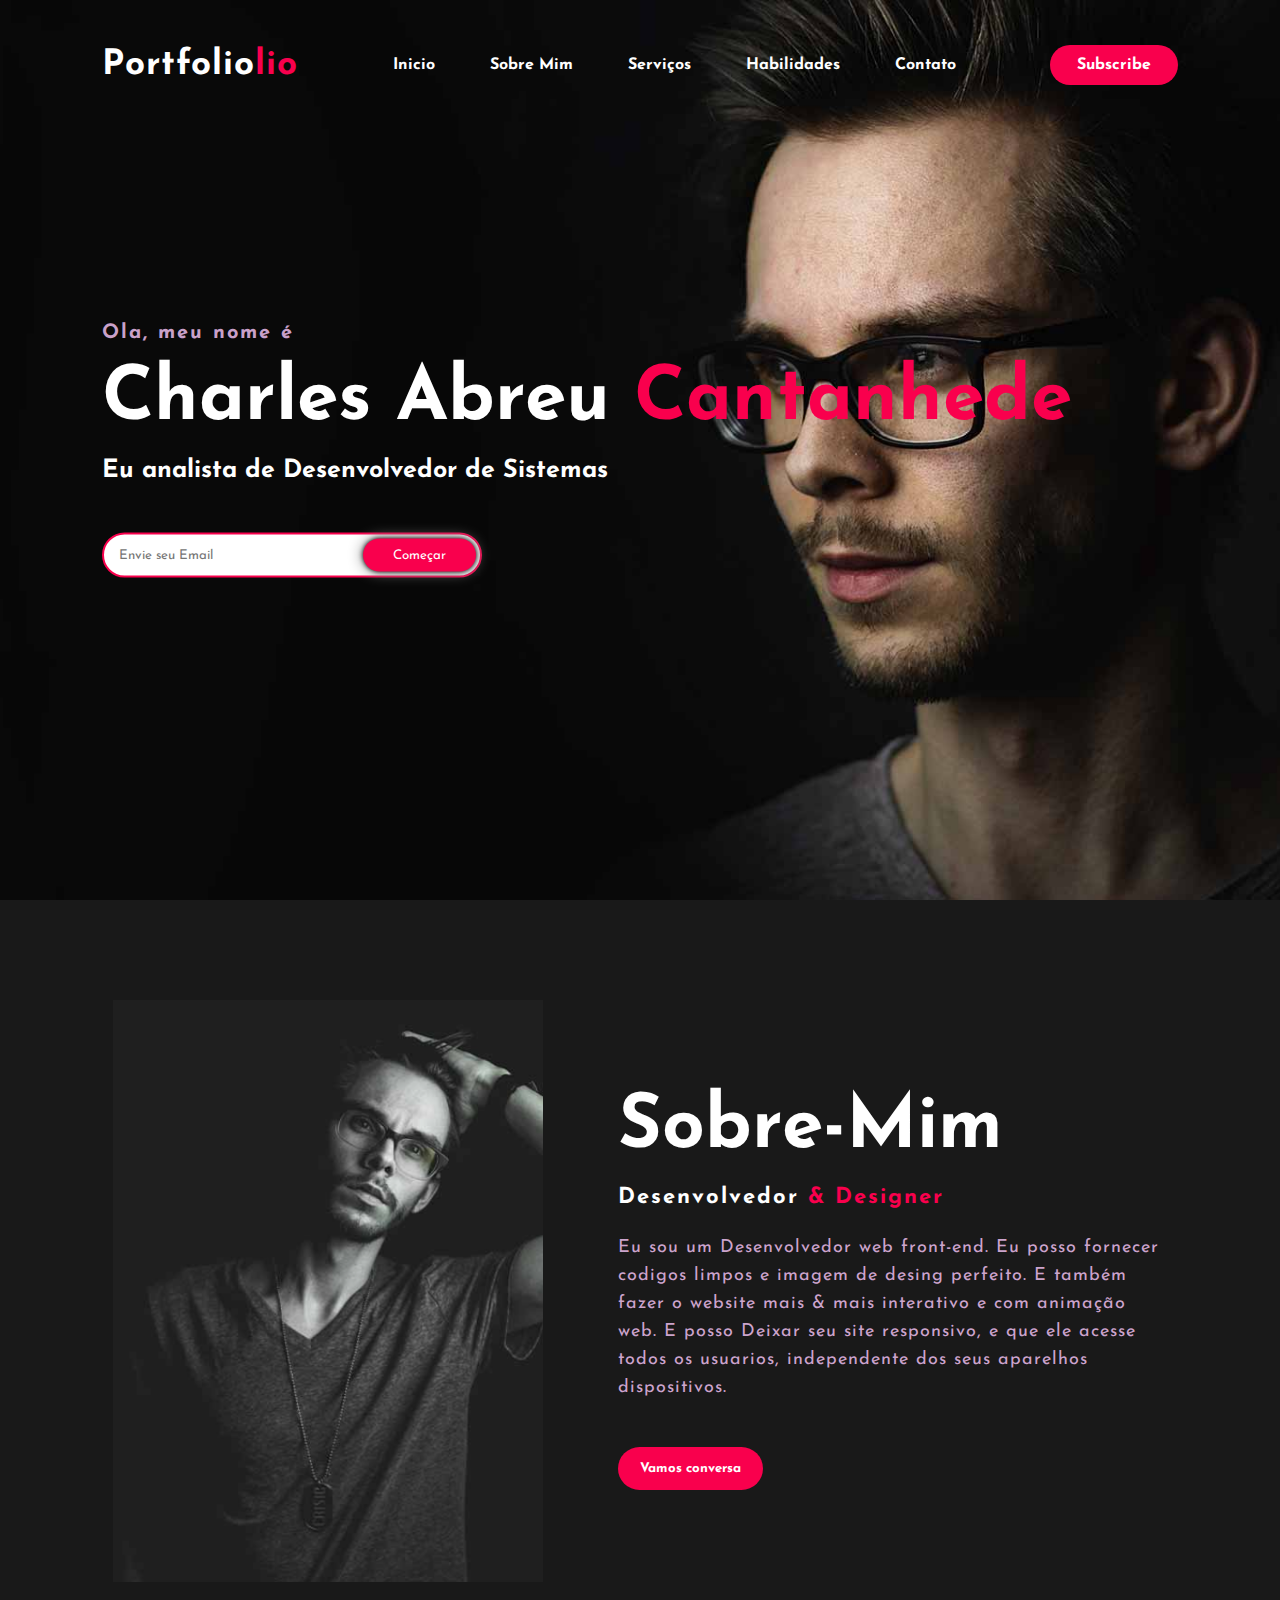
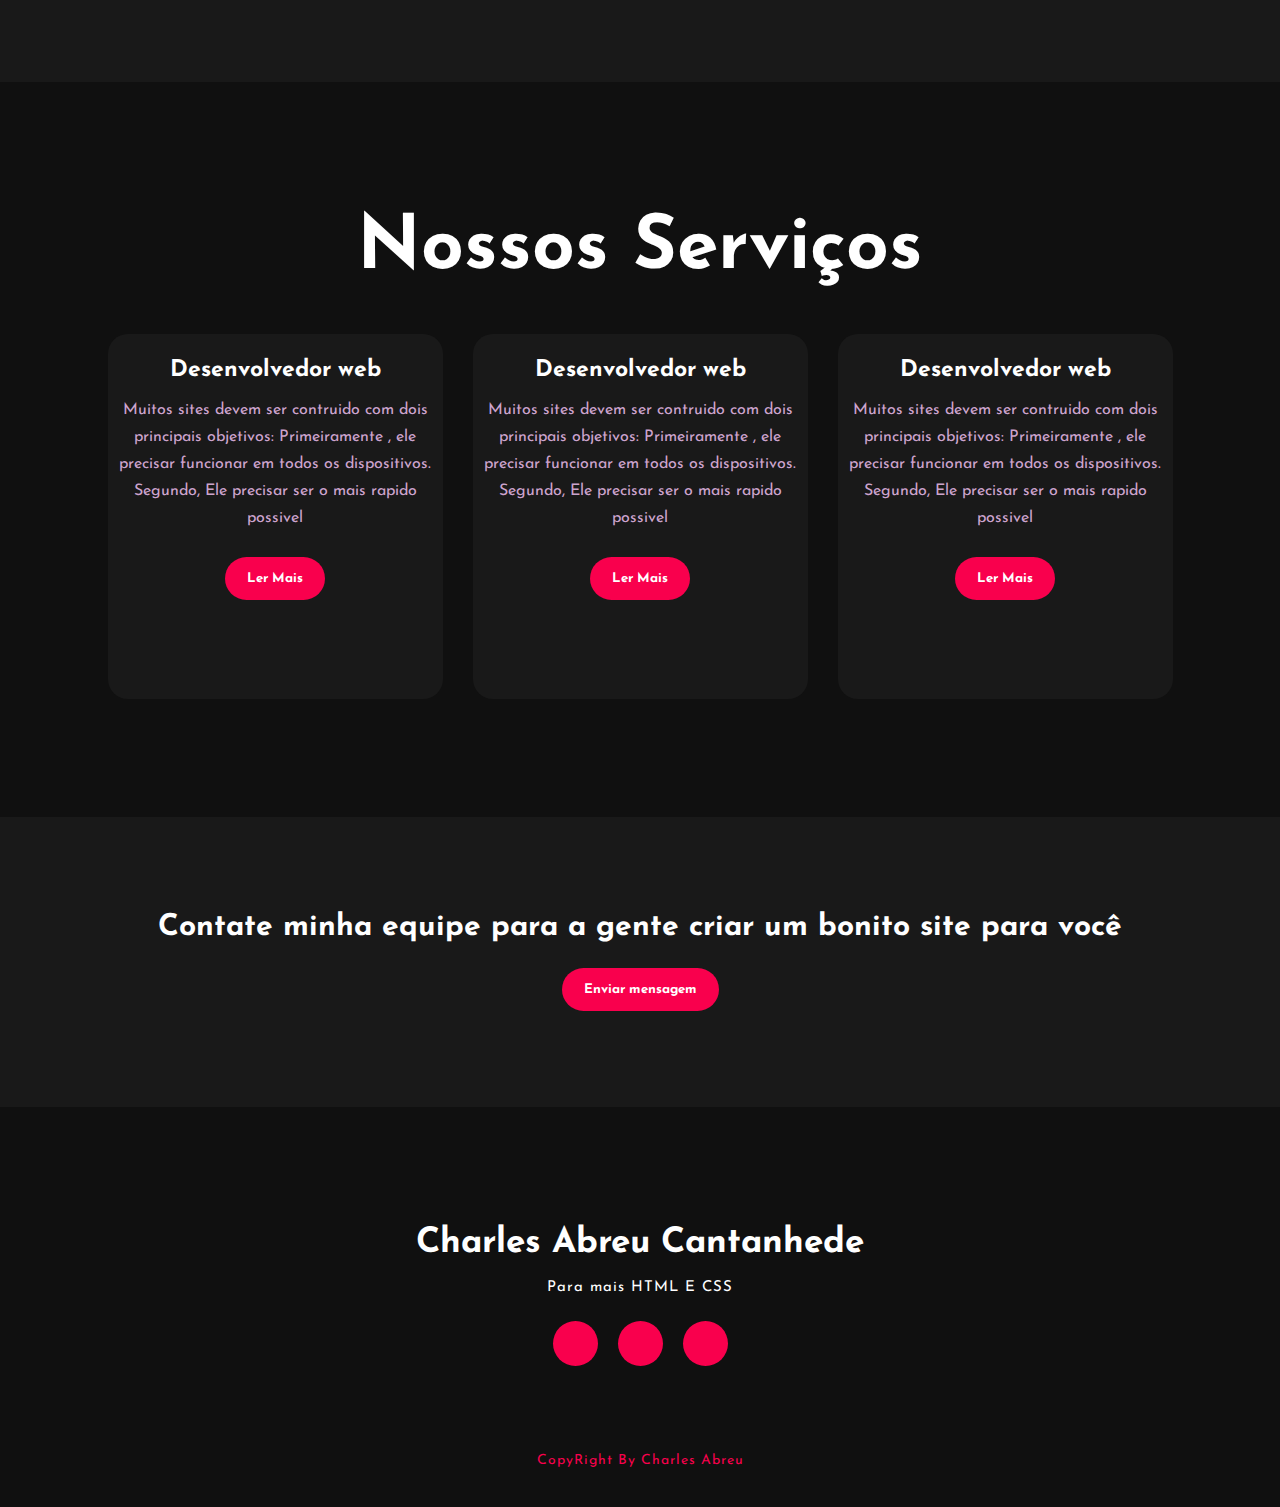
<file: index.html>
<!DOCTYPE html>
<html lang="en">
<head>
    <meta charset="UTF-8">
    <meta http-equiv="X-UA-Compatible" content="IE=edge">
    <meta name="viewport" content="width=device-width, initial-scale=1.0">
    <link rel="stylesheet" href="Style.css">
    <link rel="preconnect" href="https://fonts.gstatic.com">
    <link href="https://fonts.googleapis.com/css2?family=Josefin+Sans:ital,wght@0,100;0,200;0,300;0,400;0,500;0,600;0,700;1,100;1,200;1,300;1,400;1,500;1,600;1,700&display=swap" rel="stylesheet">
    <link rel="stylesheet" href="https://cdnjs.cloudflare.com/ajax/libs/font-awesome/5.15.3/css/all.min.css" integrity="sha512-iBBXm8fW90+nuLcSKlbmrPcLa0OT92xO1BIsZ+ywDWZCvqsWgccV3gFoRBv0z+8dLJgyAHIhR35VZc2oM/gI1w==" crossorigin="anonymous" referrerpolicy="no-referrer" />
    <title>Portfolio website</title>
</head>
<body>
    <!---Cabeçalho-Main-->

    <div class="background">
        <nav>
            <h2 class="logo">Portfolio<span>lio</span></h2><!--Logo-->
            <ul class="cabeçalho-link">
                <li><a href="#">Inicio</a></li>
                <li><a href="#">Sobre mim</a></li>
                <li><a href="#">Serviços</a></li>
                <li><a href="#">Habilidades</a></li>
                <li><a href="#">Contato</a></li>
            </ul><!--cabeçalho-link-->
            <a href="#" class="btn">Subscribe</a>
        </nav>

        <div class="Main">
            <h4>Ola, meu nome é</h4>
            <h1>Charles Abreu <span>Cantanhede</span></h1>
            <h3>Eu analista de Desenvolvedor de Sistemas</h3>
            <div class="Container-btn">
                <form>
                    <input type="email" nome="email" id="mail" placeholder="Envie seu Email">
                    <input type="submit" name="submit" value="Começar">
                </form>
            </div><!--Container-btn-->
        </div><!--Main-->
    </div><!--background-->


    <!--Começo-da-seção-sobre-->

    <section class="background-color-Sobre">
        <div class="main-sobre">
            <img src="main-img.png">
            <div class="Text-sobre">
                <h2>Sobre-Mim</h2>
                <h5>Desenvolvedor <span>& designer</span></h5>
                <p>Eu sou um Desenvolvedor web front-end. Eu posso fornecer codigos limpos e imagem de desing perfeito. E também fazer o website mais & mais interativo e com animação web. E posso Deixar seu site responsivo, e que ele acesse todos os usuarios, independente dos seus aparelhos dispositivos.</p>
                <button type="button">Vamos conversa</button><!--Button-->
            </div><!--Text-sobre-->
        </div><!--main-sobre-->
    </section><!--background-color-Sobre-->

    <!--Começo-da-seção-nossos-serviços-->

    <div class="Container-serviços">
        <div class="title">
            <h2>Nossos Serviços</h2>
        </div><!--title-->

        <div class="Caixa">
            <div class="Card">
                <i class="fas fa-bars"></i>
                <h5>Desenvolvedor web</h5>
                <div class="Paragrafo-button">
                    <p>Muitos sites devem ser contruido com dois principais objetivos: Primeiramente , ele precisar funcionar em todos os dispositivos. Segundo, Ele precisar ser o mais rapido possivel </p>
                    <button type="button">Ler Mais</button><!--button-->
                </div><!--Paragrafo-button-->
            </div><!--Card-->

            <div class="Card">
                <i class="fas fa-user"></i>
                <h5>Desenvolvedor web</h5>
                <div class="Paragrafo-button">
                    <p>Muitos sites devem ser contruido com dois principais objetivos: Primeiramente , ele precisar funcionar em todos os dispositivos. Segundo, Ele precisar ser o mais rapido possivel </p>
                    <button type="button">Ler Mais</button><!--button-->
                </div><!--Paragrafo-button-->
            </div><!--Card-->

            <div class="Card">
                <i class="fas fa-bell"></i>
                <h5>Desenvolvedor web</h5>
                <div class="Paragrafo-button">
                    <p>Muitos sites devem ser contruido com dois principais objetivos: Primeiramente , ele precisar funcionar em todos os dispositivos. Segundo, Ele precisar ser o mais rapido possivel </p>
                    <button type="button">Ler Mais</button><!--button-->
                </div><!--Paragrafo-button-->
            </div><!--Card-->
        </div><!--Caixa-->
    </div><!--Conatiner-serviços-->
    
    <!--Contatos-->
    <div class="me-contate">
        <p>Contate minha equipe para a gente criar um bonito site para você</p>
        <button type="button">Enviar mensagem</button><!--button-->
    </div><!--me-contate-->

    <!--Rodapé--->
    <footer>
          <h6>Charles Abreu Cantanhede</h6>
        <p>Para mais HTML E CSS</p>
        <div class="Redes-sociais">
            <a href="#"><i class="fab fa-facebook-f"></i></a>
            <a href="#"><i class="fab fa-instagram"></i></a>
            <a href="#"><i class="fab fa-dribbble"></i></a>
        </div><!--Redes-sociais-->
        <p class="end">CopyRight By Charles Abreu</p>
    </footer>

    
</body>
</html>
</file>
<file: Style.css>
*{
    padding: 0;
    margin: 0;
    font-family: 'Josefin Sans', sans-serif;
    box-sizing: border-box;
}


.background{
    background-image: url(background.jpg);
    background-size: cover;
    background-position: center;
    height: 100vh;
    width: 100%;

}

nav{
    display: flex;
    align-items: center;
    justify-content: space-between;
    padding: 45px;
    padding-left: 8%;
    padding-right: 8%;
}

.logo{
    color: #fff;
    font-size: 35px;
    cursor: pointer;
    letter-spacing: 1px;
}
span{
    color: #f9004d;
}

nav ul li{
    list-style-type: none;
    display: inline-block;
    padding: 10px  25px;
}

nav ul li a{
    color: #fff;
    text-decoration: none;
    font-weight: bold;
    text-transform: capitalize;
}

nav ul li a:hover{
    color: #f9004d;
    transform: .4s;
}

.btn{
    background-color: #f9004d;
    color: #fff;
    text-decoration: none;
    border: 2px solid transparent;
    font-weight: bold;
    padding: 10px 25px;
    border-radius: 30px;
    transition: transform .4s;
}

.btn:hover{
    transform: scale(1.2);
}

.Main{
    position: absolute;
    top: 50%;
    left: 8%;
    transform: translateY(-50%);
}

.Main span{
    color: #f9004d;
}

h1{
    color: #fff;
    margin: 20px 0px 20px;
    font-size: 75px;
}

h4{
    color: #fcfc;
    letter-spacing: 2px;
    font-size: 20px;
}

h3{
    color: #fff;
    font-size: 25px;
    margin-bottom: 50px;
}

.Container-btn form{
    width: 380px;
    max-width: 100%;
    position: relative;
}

.Container-btn form input:first-child{
    display: inline-block;
    width: 100%;
    padding: 14px 130px 14px 15px;
    border: 2px solid #f9004d;
    border-radius: 30px;
    outline: none;
}

.Container-btn form input:last-child{
    position: absolute;
    display: inline-block;
    outline: none;
    border: none;
    padding: 10px 30px;
    border-radius: 30px;
    background-color: #f9004d;
    color: #fff;
    box-shadow: 0px 0px 5px #000, 0px 0px 15px #858585;
    right: 6px;
    top: 6px;
    
}

.background-color-Sobre{
    background-color: #191919;
    width: 100%;
    padding: 100px 0px;
    
}

.background-color-Sobre img{
    width: 430px;
    height: auto;
}

.Text-sobre{
    width: 550px;
  }

.main-sobre{
   display: flex;
   align-items: center;
   justify-content: space-around;
   width: 1130px;
   margin: 0 auto;
}

.Text-sobre h2{
    color: #fff;
    font-size: 75px;
    text-transform: capitalize;
    margin-bottom: 20px;
}

.Text-sobre h5{
    color: #fff;
    letter-spacing: 2px;
    font-size: 22px;
    margin-bottom: 25px;
    text-transform: capitalize;
}

.Text-sobre p{
    color: #fcfc;
    letter-spacing: 1px;
    line-height: 28px;
    font-size: 18px;
    margin-bottom: 45px;
}

button{
    background-color: #f9004d;
    color: #fff;
    text-transform: none;
    border: 2px solid transparent;
    font-weight: bold;
    padding: 13px 20px;
    border-radius: 30px;
    transition: .4s;
    
}

button:hover{
    background-color: transparent;
    border: 2px solid #f9004d;
    cursor: pointer;
}

.Container-serviços{
    background-color: #101010;
    width: 100%;
    padding: 100px 0px;
}

.title h2{
    color: #fff;
    font-size: 75px;
    width: 1130px;
    margin: 30px auto;
    text-align: center;
}

.Caixa{
    display: flex;
    justify-content: center;
    align-items: center;
    min-height: 400px;
    flex-wrap: wrap;
}

.Card{
    background: #191919;
    height: 365px;
    width: 335px;
    border-radius: 20px;
    margin: 15px;
    position: relative;
    overflow: hidden;
    text-align:  center;
    
}

.Card i{
    font-size: 50px;
    display: block;
    text-align: center;
    margin: 25px 0px;
    color: #f9004d;
}

h5{
    color: #fff;
    font-size: 23px;
    margin-bottom: 15px;
}

.Paragrafo-button{
    color: #fcfc;
    font-size: 16px;
    line-height: 27px;
    margin-bottom: 25px;
}

.Paragrafo-button button{
    margin-top: 25px;
}

.me-contate {
    width: 100%;
    height: 290px;
    background-color: #191919;
    display: flex;
    flex-direction: column;
    justify-content: center;
    align-items: center ;
}

.me-contate p{
    color: #fff;
    font-size: 30px;
    font-weight: bold;
    margin-bottom: 25px;
}

footer{
    position: relative;
    width: 100%;
    height: 400px;
    background-color: #101010;
    display: flex;
    flex-direction: column;
    align-items: center;
    justify-content: center;
}

footer h6{
    font-size: 35px;
    color: #fff;
}

footer p{
    color: #fff;
    font-size: 15px;
    width: 500px;
    text-align: center;
    margin-top: 15px;
    letter-spacing: 1px;
    line-height: 23px;
}

.Redes-sociais{
    display: flex;
    
}

.Redes-sociais a{
    background-color: #f9004d;
    width: 45px;
    height: 45px;
    padding: 15px;
    border-radius: 50%;
    margin: 22px 10px;
    color: #fff;
    text-decoration: none;
    font-size: 20px;
    align-items: center;
    display: flex;
    justify-content: center;
    flex-direction: row;
}

.Redes-sociais a:hover{
    transform: scale(1.2);
    transition: .3s;
}

.end{
    position: absolute;
    color: #f9004d;
    bottom: 35px;
    font-size: 14px ;
}
</file>
